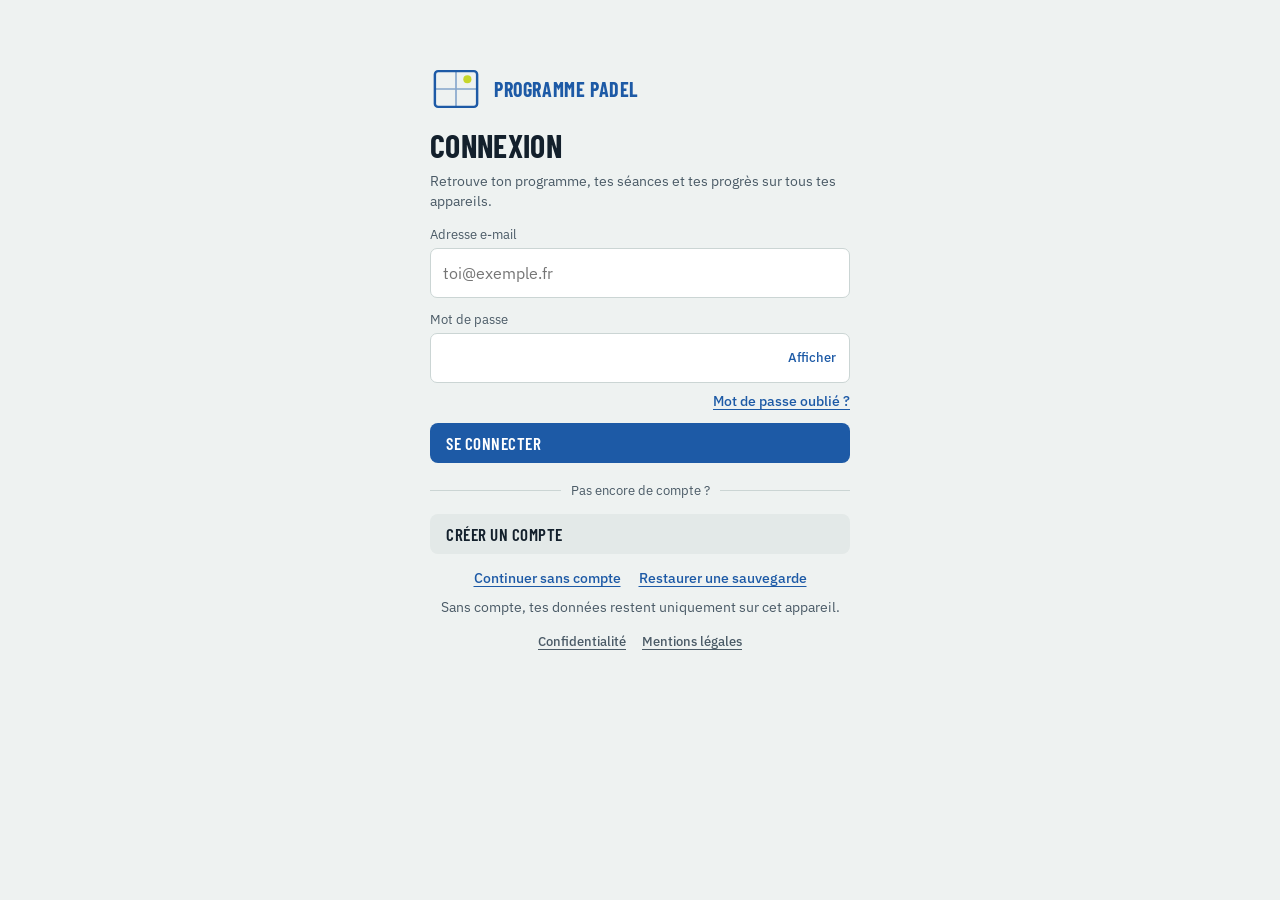
<file: index.html>
<!doctype html>
<html lang="fr">
<head>
<meta charset="utf-8">
<meta name="viewport" content="width=device-width,initial-scale=1,viewport-fit=cover">
<title>Padel</title>
<meta name="description" content="Programme physique padel : séances guidées, exercices, mobilité, minuteurs et suivi.">
<meta name="apple-mobile-web-app-capable" content="yes">
<meta name="mobile-web-app-capable" content="yes">
<meta name="apple-mobile-web-app-title" content="Padel">
<meta name="apple-mobile-web-app-status-bar-style" content="default">
<meta name="theme-color" content="#EEF2F1">
<link rel="manifest" href="manifest.webmanifest">
<link rel="apple-touch-icon" href="apple-touch-icon.png">
<link rel="icon" type="image/png" sizes="192x192" href="icon-192.png">
<link rel="preload" href="barlow-condensed-latin-700-normal.woff2" as="font" type="font/woff2" crossorigin>
<link rel="preload" href="ibm-plex-sans-latin-400-normal.woff2" as="font" type="font/woff2" crossorigin>
<link rel="stylesheet" href="base.css">
<link rel="stylesheet" href="app.css">
</head>
<body>
<div id="robar" class="robar" hidden>Lecture seule · données partagées par le joueur</div>
<div id="metrobar" class="metrobar" hidden><span id="metro-dot" class="mdot"></span>Métronome <b></b><button type="button" data-metrostop="1">Arrêter</button></div>
<div id="updbar" class="updbar" hidden>Nouvelle version disponible <button type="button" data-update="1">Mettre à jour</button></div>
<header class="appbar"><div class="appbar-in"><h1 id="apptitle">Padel</h1><span id="appsub" class="appsub"></span></div></header>
<main id="main" class="wrap"></main>
<nav id="tabbar" class="tabbar" aria-label="Navigation"></nav>
<div id="runner" class="runner" hidden role="dialog" aria-label="Séance guidée"></div>
<script src="config.js"></script>
<script src="util.js"></script>
<script src="figs.js"></script>
<script src="exercises.js"></script>
<script src="program.js"></script>
<script src="charts.js"></script>
<script src="store.js"></script>
<script src="timer.js"></script>
<script src="views.js"></script>
<script src="views2.js"></script>
<script src="extra.js"></script>
<script src="coach.js"></script>
<script src="cycles.js"></script>
<script src="onboard.js"></script>
<script src="public.js"></script>
<script src="links.js"></script>
<script src="layout.js"></script>
<script src="app.js"></script>
</body>
</html>
</file>
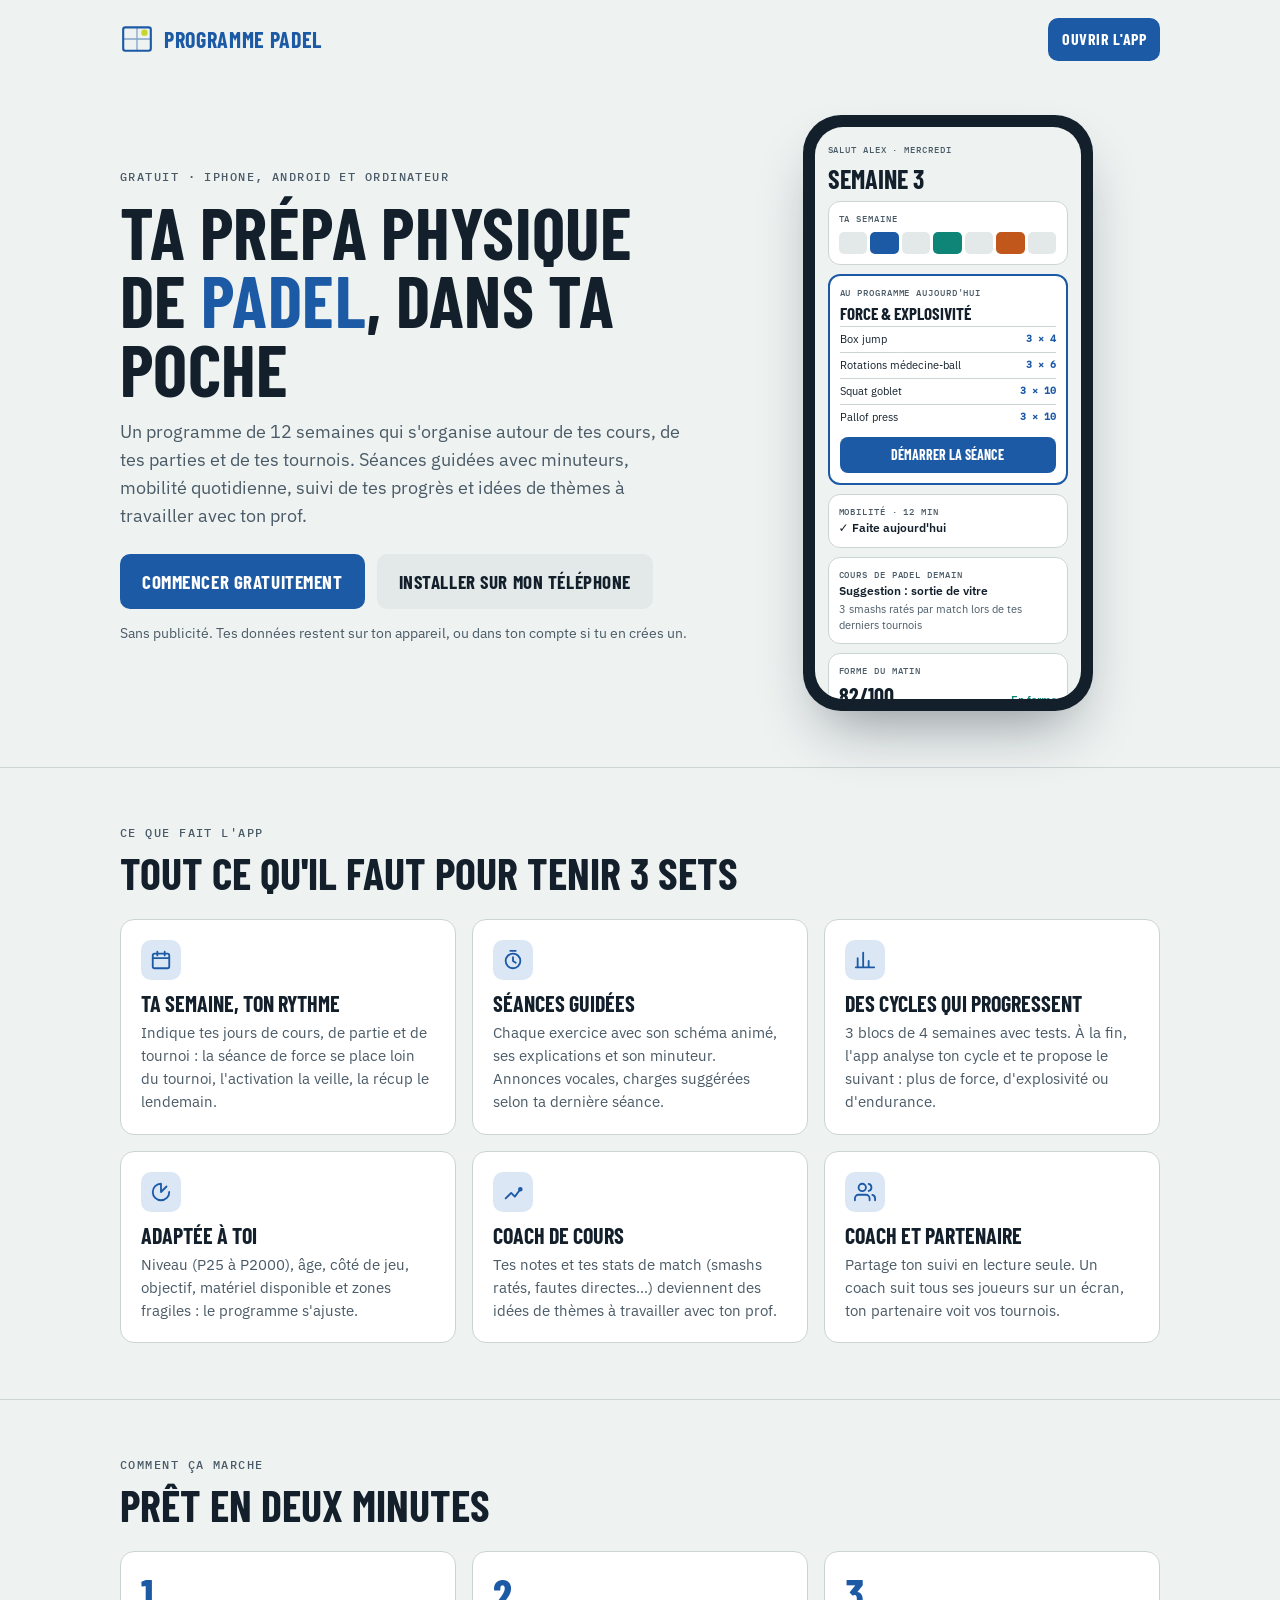
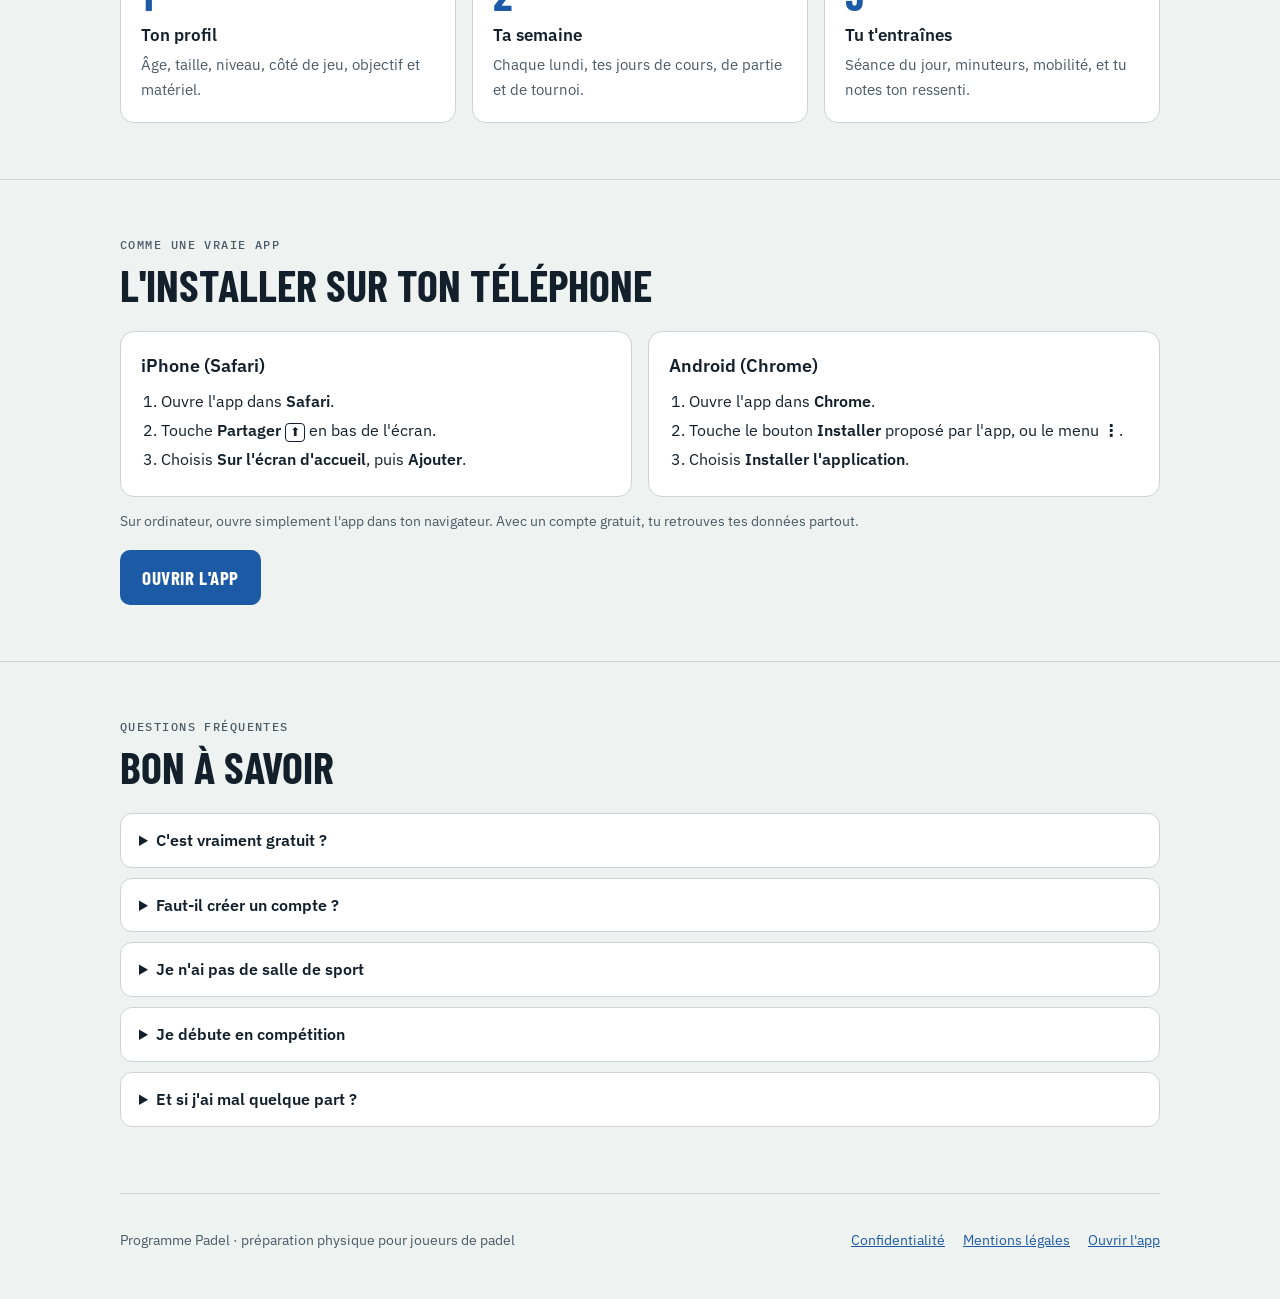
<file: presentation.html>
<!doctype html>
<html lang="fr">
<head>
<meta charset="utf-8">
<meta name="viewport" content="width=device-width,initial-scale=1,viewport-fit=cover">
<title>Programme Padel · préparation physique</title>
<meta name="description" content="Application gratuite de préparation physique pour le padel : programme sur 12 semaines adapté à tes tournois, séances guidées, mobilité, suivi et coach de cours.">
<meta property="og:title" content="Programme Padel · ta préparation physique de padel">
<meta property="og:description" content="Programme de 12 semaines adapté à tes jours de cours, de partie et de tournoi. Gratuit, sur iPhone, Android et ordinateur.">
<meta property="og:image" content="icon-512.png">
<meta name="theme-color" content="#1D5AA6">
<link rel="icon" type="image/png" sizes="192x192" href="icon-192.png">
<link rel="apple-touch-icon" href="apple-touch-icon.png">
<style>
@font-face{font-family:"Barlow Condensed";font-weight:700;font-display:swap;src:url(barlow-condensed-latin-700-normal.woff2) format("woff2")}
@font-face{font-family:"IBM Plex Sans";font-weight:400;font-display:swap;src:url(ibm-plex-sans-latin-400-normal.woff2) format("woff2")}
@font-face{font-family:"IBM Plex Sans";font-weight:600;font-display:swap;src:url(ibm-plex-sans-latin-600-normal.woff2) format("woff2")}
@font-face{font-family:"IBM Plex Mono";font-weight:500;font-display:swap;src:url(ibm-plex-mono-latin-500-normal.woff2) format("woff2")}
:root{--bg:#EEF2F1;--surface:#fff;--surface-2:#E3E9E8;--ink:#13202C;--ink-2:#4A5A66;--line:#CBD5D4;--court:#1D5AA6;--court-soft:#DCE7F5;--ball:#C6D62B;--b2:#0E8577;--b3:#C2571B;
 --display:"Barlow Condensed","Arial Narrow",sans-serif;--body:"IBM Plex Sans",system-ui,-apple-system,"Segoe UI",sans-serif;--mono:"IBM Plex Mono",ui-monospace,Menlo,monospace}
@media (prefers-color-scheme:dark){:root{--bg:#0D151D;--surface:#15212C;--surface-2:#1C2A37;--ink:#E6EDF2;--ink-2:#9AAAB6;--line:#2A3B4A;--court:#6FA3E8;--court-soft:#1B3350;--ball:#D3E24A;--b2:#3FC2B0;--b3:#F0925A}}
*{box-sizing:border-box}
html{-webkit-text-size-adjust:100%}
body{margin:0;background:var(--bg);color:var(--ink);font-family:var(--body);font-size:16px;line-height:1.55}
a{color:var(--court)}
.wrap{max-width:1080px;margin:0 auto;padding:0 20px}
header.top{display:flex;align-items:center;justify-content:space-between;padding:18px 0}
.brand{display:flex;align-items:center;gap:10px;font-family:var(--display);font-weight:700;font-size:22px;text-transform:uppercase;letter-spacing:.03em;color:var(--court);text-decoration:none}
.brand svg{width:34px;height:34px}
.btn{display:inline-flex;align-items:center;justify-content:center;gap:8px;border-radius:10px;padding:13px 22px;font-family:var(--display);font-weight:700;font-size:19px;text-transform:uppercase;letter-spacing:.03em;text-decoration:none;background:var(--court);color:#fff;border:0}
@media (prefers-color-scheme:dark){.btn{color:#0D151D}}
.btn.ghost{background:var(--surface-2);color:var(--ink)}
.btn.small{padding:9px 14px;font-size:16px}
.hero{display:grid;grid-template-columns:1.15fr .85fr;gap:40px;align-items:center;padding:36px 0 56px}
.eyebrow{font-family:var(--mono);font-size:12px;letter-spacing:.12em;text-transform:uppercase;color:var(--ink-2)}
h1{font-family:var(--display);font-weight:700;text-transform:uppercase;font-size:clamp(42px,7vw,72px);line-height:.95;margin:10px 0 16px;letter-spacing:.005em}
h1 em{font-style:normal;color:var(--court)}
.lead{font-size:18px;color:var(--ink-2);max-width:34em;margin:0 0 24px}
.ctas{display:flex;gap:12px;flex-wrap:wrap}
.note{font-size:13.5px;color:var(--ink-2);margin-top:14px}
.phone{justify-self:center;width:min(290px,80vw);aspect-ratio:9/18.5;border-radius:38px;background:var(--ink);padding:12px;box-shadow:0 30px 60px -20px rgba(19,32,44,.45)}
.screen{width:100%;height:100%;border-radius:28px;background:var(--bg);overflow:hidden;display:flex;flex-direction:column;gap:9px;padding:16px 13px}
.s-h{font-family:var(--display);font-weight:700;font-size:26px;text-transform:uppercase;line-height:1}
.s-eb{font-family:var(--mono);font-size:9px;letter-spacing:.1em;color:var(--ink-2);text-transform:uppercase}
.s-card{background:var(--surface);border:1px solid var(--line);border-radius:12px;padding:10px}
.s-card.main{border:2px solid var(--court)}
.s-t{font-family:var(--display);font-weight:700;font-size:17px;text-transform:uppercase}
.s-row{display:flex;justify-content:space-between;font-size:11px;padding:4px 0;border-top:1px solid var(--line)}
.s-row b{font-family:var(--mono);font-size:10px;color:var(--court)}
.s-btn{margin-top:7px;background:var(--court);color:#fff;border-radius:8px;text-align:center;font-family:var(--display);font-weight:700;font-size:14px;padding:7px;text-transform:uppercase}
@media (prefers-color-scheme:dark){.s-btn{color:#0D151D}}
.s-week{display:grid;grid-template-columns:repeat(7,1fr);gap:3px}
.s-week i{height:22px;border-radius:5px;background:var(--surface-2)}
.s-week i.c{background:var(--court)}.s-week i.p{background:var(--b2)}.s-week i.t{background:var(--b3)}
section.band{padding:56px 0;border-top:1px solid var(--line)}
h2{font-family:var(--display);font-weight:700;text-transform:uppercase;font-size:clamp(30px,4.5vw,44px);line-height:1;margin:8px 0 24px}
.grid{display:grid;grid-template-columns:repeat(3,1fr);gap:16px}
.f{background:var(--surface);border:1px solid var(--line);border-radius:14px;padding:20px}
.f h3{font-family:var(--display);font-weight:700;font-size:22px;text-transform:uppercase;margin:12px 0 6px;line-height:1.05}
.f p{margin:0;color:var(--ink-2);font-size:15px}
.ic{width:40px;height:40px;border-radius:10px;background:var(--court-soft);color:var(--court);display:grid;place-items:center}
.ic svg{width:22px;height:22px;fill:none;stroke:currentColor;stroke-width:2;stroke-linecap:round;stroke-linejoin:round}
.steps{counter-reset:s;display:grid;grid-template-columns:repeat(3,1fr);gap:16px;list-style:none;margin:0;padding:0}
.steps li{counter-increment:s;padding:20px;background:var(--surface);border-radius:14px;border:1px solid var(--line)}
.steps li::before{content:counter(s);font-family:var(--display);font-weight:700;font-size:44px;line-height:1;color:var(--court);display:block;margin-bottom:6px}
.steps b{display:block;font-size:17px;margin-bottom:4px}
.steps span{color:var(--ink-2);font-size:15px}
.two{display:grid;grid-template-columns:1fr 1fr;gap:16px}
.inst{background:var(--surface);border:1px solid var(--line);border-radius:14px;padding:20px}
.inst h3{margin:0 0 10px;font-size:18px}
.inst ol{margin:0;padding-left:20px}
.inst li{margin:4px 0}
.k{display:inline-block;border:1.5px solid currentColor;border-radius:4px;padding:0 4px;font-size:12px;line-height:1.4}
details{background:var(--surface);border:1px solid var(--line);border-radius:12px;padding:14px 18px;margin-bottom:10px}
summary{cursor:pointer;font-weight:600}
details p{margin:10px 0 0;color:var(--ink-2)}
footer{padding:36px 0 48px;border-top:1px solid var(--line);color:var(--ink-2);font-size:14px;display:flex;justify-content:space-between;flex-wrap:wrap;gap:12px}
footer nav{display:flex;gap:18px;flex-wrap:wrap}
@media (max-width:860px){.hero{grid-template-columns:1fr;padding-top:12px}.phone{order:2}.grid,.steps{grid-template-columns:1fr 1fr}}
@media (max-width:560px){.grid,.steps,.two{grid-template-columns:1fr}.wrap{padding:0 16px}.btn{width:100%}.ctas{flex-direction:column}header.top .btn{width:auto}}
</style>
</head>
<body>
<div class="wrap">
 <header class="top">
  <a class="brand" href="./"><svg viewBox="0 0 64 64" aria-hidden="true"><rect x="6" y="10" width="52" height="44" rx="4" fill="none" stroke="currentColor" stroke-width="4"/><path d="M6 32h52M32 10v44" stroke="currentColor" stroke-width="2.5" opacity=".5"/><circle cx="46" cy="20" r="6" fill="#C6D62B"/></svg>Programme Padel</a>
  <a class="btn small" href="./">Ouvrir l'app</a>
 </header>

 <div class="hero">
  <div>
   <div class="eyebrow">Gratuit · iPhone, Android et ordinateur</div>
   <h1>Ta prépa physique de <em>padel</em>, dans ta poche</h1>
   <p class="lead">Un programme de 12 semaines qui s'organise autour de tes cours, de tes parties et de tes tournois. Séances guidées avec minuteurs, mobilité quotidienne, suivi de tes progrès et idées de thèmes à travailler avec ton prof.</p>
   <div class="ctas"><a class="btn" href="./">Commencer gratuitement</a><a class="btn ghost" href="#installer">Installer sur mon téléphone</a></div>
   <p class="note">Sans publicité. Tes données restent sur ton appareil, ou dans ton compte si tu en crées un.</p>
  </div>
  <div class="phone" aria-hidden="true"><div class="screen">
   <div class="s-eb">Salut Alex · mercredi</div><div class="s-h">Semaine 3</div>
   <div class="s-card"><div class="s-eb">Ta semaine</div><div class="s-week" style="margin-top:6px"><i></i><i class="c"></i><i></i><i class="p"></i><i></i><i class="t"></i><i></i></div></div>
   <div class="s-card main"><div class="s-eb">Au programme aujourd'hui</div><div class="s-t">Force &amp; explosivité</div>
    <div class="s-row"><span>Box jump</span><b>3 × 4</b></div><div class="s-row"><span>Rotations médecine-ball</span><b>3 × 6</b></div><div class="s-row"><span>Squat goblet</span><b>3 × 10</b></div><div class="s-row"><span>Pallof press</span><b>3 × 10</b></div>
    <div class="s-btn">Démarrer la séance</div></div>
   <div class="s-card"><div class="s-eb">Mobilité · 12 min</div><div style="font-size:12px;font-weight:600">✓ Faite aujourd'hui</div></div>
   <div class="s-card"><div class="s-eb">Cours de padel demain</div><div style="font-size:12px;font-weight:600">Suggestion : sortie de vitre</div><div style="font-size:10.5px;color:var(--ink-2)">3 smashs ratés par match lors de tes derniers tournois</div></div>
   <div class="s-card"><div class="s-eb">Forme du matin</div><div style="display:flex;justify-content:space-between;align-items:baseline"><span class="s-t" style="font-size:22px">82/100</span><span style="font-size:11px;color:var(--b2);font-weight:600">En forme</span></div></div>
  </div></div>
 </div>
</div>

<section class="band"><div class="wrap">
 <div class="eyebrow">Ce que fait l'app</div><h2>Tout ce qu'il faut pour tenir 3 sets</h2>
 <div class="grid">
  <div class="f"><div class="ic"><svg viewBox="0 0 24 24"><rect x="3" y="5" width="18" height="16" rx="2"/><path d="M3 10h18M8 3v4M16 3v4"/></svg></div><h3>Ta semaine, ton rythme</h3><p>Indique tes jours de cours, de partie et de tournoi : la séance de force se place loin du tournoi, l'activation la veille, la récup le lendemain.</p></div>
  <div class="f"><div class="ic"><svg viewBox="0 0 24 24"><circle cx="12" cy="13" r="8"/><path d="M12 9v4l3 2M9 2h6"/></svg></div><h3>Séances guidées</h3><p>Chaque exercice avec son schéma animé, ses explications et son minuteur. Annonces vocales, charges suggérées selon ta dernière séance.</p></div>
  <div class="f"><div class="ic"><svg viewBox="0 0 24 24"><path d="M4 20V10M10 20V4M16 20v-7M22 20H2"/></svg></div><h3>Des cycles qui progressent</h3><p>3 blocs de 4 semaines avec tests. À la fin, l'app analyse ton cycle et te propose le suivant : plus de force, d'explosivité ou d'endurance.</p></div>
  <div class="f"><div class="ic"><svg viewBox="0 0 24 24"><path d="M12 3a9 9 0 1 0 9 9M12 3v9l6-6"/></svg></div><h3>Adaptée à toi</h3><p>Niveau (P25 à P2000), âge, côté de jeu, objectif, matériel disponible et zones fragiles : le programme s'ajuste.</p></div>
  <div class="f"><div class="ic"><svg viewBox="0 0 24 24"><path d="M4 19l6-6 4 4 6-8"/><circle cx="20" cy="9" r="1.5"/></svg></div><h3>Coach de cours</h3><p>Tes notes et tes stats de match (smashs ratés, fautes directes…) deviennent des idées de thèmes à travailler avec ton prof.</p></div>
  <div class="f"><div class="ic"><svg viewBox="0 0 24 24"><path d="M17 21v-2a4 4 0 0 0-4-4H5a4 4 0 0 0-4 4v2"/><circle cx="9" cy="7" r="4"/><path d="M23 21v-2a4 4 0 0 0-3-3.87M16 3.13a4 4 0 0 1 0 7.75"/></svg></div><h3>Coach et partenaire</h3><p>Partage ton suivi en lecture seule. Un coach suit tous ses joueurs sur un écran, ton partenaire voit vos tournois.</p></div>
 </div>
</div></section>

<section class="band"><div class="wrap">
 <div class="eyebrow">Comment ça marche</div><h2>Prêt en deux minutes</h2>
 <ol class="steps">
  <li><b>Ton profil</b><span>Âge, taille, niveau, côté de jeu, objectif et matériel.</span></li>
  <li><b>Ta semaine</b><span>Chaque lundi, tes jours de cours, de partie et de tournoi.</span></li>
  <li><b>Tu t'entraînes</b><span>Séance du jour, minuteurs, mobilité, et tu notes ton ressenti.</span></li>
 </ol>
</div></section>

<section class="band" id="installer"><div class="wrap">
 <div class="eyebrow">Comme une vraie app</div><h2>L'installer sur ton téléphone</h2>
 <div class="two">
  <div class="inst"><h3>iPhone (Safari)</h3><ol><li>Ouvre l'app dans <b>Safari</b>.</li><li>Touche <b>Partager</b> <span class="k">⬆︎</span> en bas de l'écran.</li><li>Choisis <b>Sur l'écran d'accueil</b>, puis <b>Ajouter</b>.</li></ol></div>
  <div class="inst"><h3>Android (Chrome)</h3><ol><li>Ouvre l'app dans <b>Chrome</b>.</li><li>Touche le bouton <b>Installer</b> proposé par l'app, ou le menu <b>⋮</b>.</li><li>Choisis <b>Installer l'application</b>.</li></ol></div>
 </div>
 <p class="note">Sur ordinateur, ouvre simplement l'app dans ton navigateur. Avec un compte gratuit, tu retrouves tes données partout.</p>
 <div class="ctas" style="margin-top:18px"><a class="btn" href="./">Ouvrir l'app</a></div>
</div></section>

<section class="band"><div class="wrap">
 <div class="eyebrow">Questions fréquentes</div><h2>Bon à savoir</h2>
 <details><summary>C'est vraiment gratuit ?</summary><p>Oui, sans publicité et sans abonnement.</p></details>
 <details><summary>Faut-il créer un compte ?</summary><p>Non. Sans compte, tout reste sur ton appareil. Le compte (e-mail et mot de passe) sert à sauvegarder tes données et à les retrouver sur ton ordinateur ou un nouveau téléphone.</p></details>
 <details><summary>Je n'ai pas de salle de sport</summary><p>Choisis « maison » ou « poids du corps » : chaque exercice est remplacé par une version sans machine.</p></details>
 <details><summary>Je débute en compétition</summary><p>Le programme s'adapte à ton niveau : moins de volume, sauts plus doux et une progression pensée pour apprendre les mouvements.</p></details>
 <details><summary>Et si j'ai mal quelque part ?</summary><p>Note la douleur dans l'app : elle ajoute un renforcement ciblé. Ce programme ne remplace pas l'avis d'un médecin ou d'un kinésithérapeute : consulte en cas de douleur persistante.</p></details>
</div></section>

<div class="wrap"><footer><span>Programme Padel · préparation physique pour joueurs de padel</span><nav><a href="./#confidentialite">Confidentialité</a><a href="./#mentions">Mentions légales</a><a href="./">Ouvrir l'app</a></nav></footer></div>
</body>
</html>
</file>
<file: base.css>
:root{
  --bg:#EEF2F1; --surface:#FFFFFF; --surface-2:#E3E9E8; --ink:#13202C; --ink-2:#4A5A66; --line:#CBD5D4;
  --court:#1D5AA6; --court-soft:#DCE7F5; --ball:#C6D62B; --ball-ink:#3E4508;
  --b1:#1D5AA6; --b2:#0E8577; --b3:#C2571B;
  --ok:#1F8A4C; --ok-soft:#DCF1E4; --warn:#B7791F; --bad:#B83A3A;
  --display:"Barlow Condensed","Arial Narrow",sans-serif;
  --body:"IBM Plex Sans",system-ui,-apple-system,"Segoe UI",sans-serif;
  --mono:"IBM Plex Mono",ui-monospace,Menlo,monospace;
}
@media (prefers-color-scheme: dark){
  :root:not([data-theme="light"]){
    color-scheme:dark;
    --bg:#0D151D; --surface:#15212C; --surface-2:#1C2A37; --ink:#E6EDF2; --ink-2:#9AAAB6; --line:#2A3B4A;
    --court:#6FA3E8; --court-soft:#1B3350; --ball:#D3E24A; --ball-ink:#1A1D02;
    --b1:#6FA3E8; --b2:#3FC2B0; --b3:#F0925A;
    --ok:#4CC27E; --ok-soft:#173A28; --warn:#E3B04F; --bad:#EE7A7A;
  }
}
:root[data-theme="dark"]{
  color-scheme:dark;
  --bg:#0D151D; --surface:#15212C; --surface-2:#1C2A37; --ink:#E6EDF2; --ink-2:#9AAAB6; --line:#2A3B4A;
  --court:#6FA3E8; --court-soft:#1B3350; --ball:#D3E24A; --ball-ink:#1A1D02;
  --b1:#6FA3E8; --b2:#3FC2B0; --b3:#F0925A;
  --ok:#4CC27E; --ok-soft:#173A28; --warn:#E3B04F; --bad:#EE7A7A;
}
*{box-sizing:border-box}
html{-webkit-text-size-adjust:100%;padding:env(safe-area-inset-top,0px) env(safe-area-inset-right,0px) env(safe-area-inset-bottom,0px) env(safe-area-inset-left,0px);background:var(--bg)}
body{margin:0;background:var(--bg);color:var(--ink);font-family:var(--body);font-size:15px;line-height:1.5;padding:0 16px;-webkit-tap-highlight-color:transparent;overscroll-behavior-y:none}
img{max-width:100%}[hidden]{display:none!important}
button,input,select,textarea{touch-action:manipulation}
.wrap{max-width:1040px;margin:0 auto;padding-block:20px 60px;display:flex;flex-direction:column;gap:18px}
h1,h2,h3{font-family:var(--display);font-weight:700;letter-spacing:.01em;line-height:1.05;margin:0;text-wrap:balance}
h1{font-size:clamp(34px,6vw,52px);text-transform:uppercase}
h2{font-size:26px;text-transform:uppercase}
h3{font-size:20px}
p{margin:0}
.eyebrow{font-family:var(--mono);font-size:11.5px;letter-spacing:.12em;text-transform:uppercase;color:var(--ink-2)}
.muted{color:var(--ink-2)}
.num{font-variant-numeric:tabular-nums}
header.top{display:flex;flex-direction:column;gap:10px}
.hero-row{display:flex;flex-wrap:wrap;gap:12px 24px;align-items:flex-end;justify-content:space-between}
.stat-row{display:flex;gap:22px;flex-wrap:wrap}
.stat .v{font-family:var(--display);font-size:30px;font-weight:700;line-height:1}
.stat .k{font-size:12px;color:var(--ink-2)}
/* week strip = court */
.strip{display:grid;grid-template-columns:repeat(12,1fr);gap:4px;background:var(--surface);border:1px solid var(--line);border-radius:10px;padding:8px}
.wk{appearance:none;border:0;border-radius:6px;padding:8px 0 6px;background:var(--surface-2);color:var(--ink);cursor:pointer;font-family:var(--display);font-size:17px;font-weight:600;display:flex;flex-direction:column;align-items:center;gap:3px;position:relative}
.wk .bar{width:70%;height:4px;border-radius:2px}
.wk .dl{font-family:var(--mono);font-size:9px;color:var(--ink-2);letter-spacing:.05em}
.wk.sel{outline:2px solid var(--ink);outline-offset:-2px}
.wk.now::after{content:"";position:absolute;top:4px;right:5px;width:7px;height:7px;border-radius:50%;background:var(--ball);box-shadow:0 0 0 1.5px var(--ball-ink)}
.wk:focus-visible,button:focus-visible,input:focus-visible,select:focus-visible,textarea:focus-visible{outline:2px solid var(--court);outline-offset:2px}
.legend{display:flex;gap:16px;flex-wrap:wrap;font-size:12.5px;color:var(--ink-2)}
.legend i{display:inline-block;width:10px;height:10px;border-radius:2px;margin-right:6px;vertical-align:-1px}
nav.tabs{display:flex;gap:4px;overflow-x:auto;border-bottom:1px solid var(--line);scrollbar-width:none;position:sticky;top:0;z-index:20;background:var(--bg);margin-inline:-16px;padding-inline:16px}
nav.tabs::-webkit-scrollbar{display:none}
nav.tabs button{appearance:none;background:none;border:0;border-bottom:3px solid transparent;padding:10px 14px;font-family:var(--display);font-size:18px;font-weight:600;text-transform:uppercase;letter-spacing:.03em;color:var(--ink-2);cursor:pointer;white-space:nowrap}
nav.tabs button[aria-selected="true"]{color:var(--ink);border-color:var(--court)}
.panel{display:flex;flex-direction:column;gap:18px}
.card{background:var(--surface);border:1px solid var(--line);border-radius:12px;padding:18px}
.grid2{display:grid;grid-template-columns:repeat(auto-fit,minmax(300px,1fr));gap:16px}
.grid3{display:grid;grid-template-columns:repeat(auto-fit,minmax(240px,1fr));gap:16px}
/* week days */
.days{display:grid;grid-template-columns:repeat(7,minmax(0,1fr));gap:6px}
.day{appearance:none;text-align:left;border:1px solid var(--line);background:var(--surface);color:var(--ink);border-radius:10px;padding:10px 9px;cursor:pointer;display:flex;flex-direction:column;gap:6px;min-height:104px;font:inherit}
.day .d{font-family:var(--mono);font-size:11px;text-transform:uppercase;letter-spacing:.08em;color:var(--ink-2);display:flex;justify-content:space-between}
.day .t{font-family:var(--display);font-size:16px;font-weight:600;line-height:1.1}
.day .chip{margin-top:auto;align-self:flex-start;font-size:11px;padding:2px 7px;border-radius:99px;background:var(--surface-2);color:var(--ink-2)}
.day.sel{border-color:var(--ink);box-shadow:inset 0 0 0 1px var(--ink)}
.day.today .d span:first-child{color:var(--court);font-weight:600}
.day.done{background:var(--ok-soft);border-color:var(--ok)}
.day.done .chip{background:var(--ok);color:var(--surface)}
.tag{display:inline-block;font-family:var(--mono);font-size:11px;letter-spacing:.06em;text-transform:uppercase;padding:2px 8px;border-radius:99px;border:1px solid currentColor}
@media (max-width:720px){
  .days{grid-template-columns:repeat(4,minmax(0,1fr))}
  .strip{grid-template-columns:repeat(6,1fr)}
}
@media (max-width:420px){.days{grid-template-columns:repeat(2,minmax(0,1fr))}}
/* session */
.sess-head{display:flex;flex-wrap:wrap;gap:8px 16px;justify-content:space-between;align-items:flex-start}
.meta{display:flex;gap:14px;flex-wrap:wrap;font-size:13px;color:var(--ink-2)}
.cue{background:var(--court-soft);border-radius:8px;padding:10px 12px;font-size:14px}
ol.ex{list-style:none;margin:0;padding:0;display:flex;flex-direction:column}
ol.ex li{display:grid;grid-template-columns:28px 1fr minmax(150px,210px);gap:4px 12px;padding:12px 0;border-top:1px solid var(--line);align-items:start}
ol.ex li:first-child{border-top:0}
.ex .n{font-family:var(--display);font-size:20px;font-weight:700;color:var(--ink-2);line-height:1.2}
.ex .nm{font-weight:600}
.ex .rx{font-family:var(--mono);font-size:13px;color:var(--court);font-weight:500}
.tm-slot{grid-column:1/-1}
.tm{margin-top:8px;border-radius:12px;padding:14px 16px;display:flex;flex-direction:column;gap:8px;background:var(--surface-2);border:1px solid var(--line)}
.tm-work{background:var(--tm-work);border-color:var(--arrow)}
.tm-rest{background:var(--court-soft);border-color:var(--court)}
.tm-done{background:var(--ok-soft);border-color:var(--ok)}
.tm-top{display:flex;justify-content:space-between;gap:10px}
.tm-step{font-family:var(--mono);font-size:12px;color:var(--ink-2)}
.tm-main{display:flex;justify-content:space-between;align-items:baseline;gap:6px 16px;flex-wrap:wrap}
.tm-phase{font-family:var(--display);font-size:26px;font-weight:700;text-transform:uppercase;line-height:1.05}
.tm-time{font-family:var(--display);font-size:clamp(52px,12vw,76px);font-weight:700;line-height:.95}
.tm-sub{font-size:14px}
.tm-bar{height:6px;background:var(--line);border-radius:3px;overflow:hidden}
.tm-bar span{display:block;height:100%;background:var(--arrow);transition:width .1s linear}
.tm-rest .tm-bar span{background:var(--court)}
.tm-ctl{display:flex;gap:8px;flex-wrap:wrap}
.howto+.howto{margin-left:6px}

.ex .nt{font-size:13px;color:var(--ink-2)}
@media (max-width:600px){ol.ex li{grid-template-columns:24px 1fr}.ex .inp{grid-column:2}}
input,select,textarea{font:inherit;color:var(--ink);background:var(--surface);border:1px solid var(--line);border-radius:7px;padding:7px 9px;width:100%;min-width:0}
textarea{min-height:60px;resize:vertical}
label{display:flex;flex-direction:column;gap:4px;font-size:12.5px;color:var(--ink-2)}
.form-row{display:grid;grid-template-columns:repeat(auto-fit,minmax(130px,1fr));gap:10px;align-items:end}
.btn{appearance:none;border:0;border-radius:8px;padding:10px 16px;font-family:var(--display);font-size:17px;font-weight:600;letter-spacing:.03em;text-transform:uppercase;cursor:pointer;background:var(--court);color:#fff}
:root[data-theme="dark"] .btn{color:#0D151D}
@media (prefers-color-scheme: dark){:root:not([data-theme="light"]) .btn{color:#0D151D}}
.btn.ghost{background:var(--surface-2);color:var(--ink)}
.btn.small{font-size:14px;padding:6px 10px}
.check{flex-direction:row;align-items:center;gap:8px;font-size:14px;color:var(--ink)}
.check input{width:18px;height:18px}
.toast{font-size:13px;color:var(--ok);min-height:1.2em}
/* tables */
.tbl-wrap{overflow-x:auto}
table{border-collapse:collapse;width:100%;font-size:14px}
th,td{text-align:left;padding:8px 10px;border-bottom:1px solid var(--line);white-space:nowrap}
th{font-family:var(--mono);font-size:11px;letter-spacing:.08em;text-transform:uppercase;color:var(--ink-2);font-weight:500}
td.num,th.num{text-align:right;font-variant-numeric:tabular-nums}
.del{appearance:none;background:none;border:0;color:var(--ink-2);cursor:pointer;font-size:13px;text-decoration:underline}
/* charts */
.chart svg{width:100%;height:auto;display:block}
.chart .axis{fill:var(--ink-2);font-family:var(--mono);font-size:11px}
.chart .grid{stroke:var(--line);stroke-width:1}
.empty{padding:28px 10px;text-align:center;color:var(--ink-2);font-size:14px;border:1px dashed var(--line);border-radius:8px}
.kpis{display:grid;grid-template-columns:repeat(auto-fit,minmax(140px,1fr));gap:12px}
.kpi{background:var(--surface-2);border-radius:10px;padding:12px}
.kpi .v{font-family:var(--display);font-size:28px;font-weight:700;line-height:1}
.kpi .k{font-size:12px;color:var(--ink-2);margin-top:4px}
.delta-good{color:var(--ok)} .delta-bad{color:var(--bad)}
/* blocks */
.block{border-top:5px solid var(--bc);display:flex;flex-direction:column;gap:10px}
.block .wks{font-family:var(--mono);font-size:12px;color:var(--bc)}
ul.clean{margin:0;padding-left:18px;display:flex;flex-direction:column;gap:5px}
.guide h3{margin-bottom:8px}
.steps{counter-reset:s;list-style:none;margin:0;padding:0;display:flex;flex-direction:column;gap:8px}
.steps li{counter-increment:s;display:grid;grid-template-columns:30px 1fr;gap:8px}
.steps li::before{content:counter(s);font-family:var(--display);font-weight:700;font-size:18px;color:var(--court)}
.sync{font-family:var(--mono);font-size:11px;color:var(--ink-2)}
.tmpl td:first-child{font-family:var(--mono);text-transform:uppercase;font-size:12px;color:var(--ink-2)}
@media (max-width:600px){
  .wrap{padding-block:10px 40px;gap:14px}
  header.top{gap:8px}
  header.top>.eyebrow{display:none}
  h1{font-size:30px}
  .stat-row{display:grid;grid-template-columns:repeat(4,minmax(0,1fr));gap:8px;width:100%}
  .stat .v{font-size:22px}.stat .v .muted{font-size:13px!important}.stat .k{font-size:11px;line-height:1.25}
  .legend>span:not(.sync){display:none}
  .strip{padding:6px;gap:3px}.wk{font-size:15px;padding:6px 0 4px}
  nav.tabs button{font-size:16px;padding:10px 10px}
  .card{padding:14px}
}
@media (prefers-reduced-motion: reduce){*{transition:none!important;animation:none!important}}

:root{--tm-work:#FBE6D8;--fig:#1B2733;--fig-2:#A7B3BC;--equip:#1D5AA6;--equip-soft:#DCE7F5;--band:#0E8577;--arrow:#D2601F;--ground:#AEB9B8;--court-floor:#DCE8F4;--court-line:#FFFFFF;--glass:#86AACB;--rest:#CBD5D4}
@media (prefers-color-scheme: dark){:root:not([data-theme="light"]){--tm-work:#3A2618;--fig:#E6EDF2;--fig-2:#5B6D7E;--equip:#6FA3E8;--equip-soft:#1B3350;--band:#3FC2B0;--arrow:#F0925A;--ground:#3A4C5C;--court-floor:#16304B;--court-line:#6E8FB3;--glass:#6FA3E8;--rest:#2A3B4A}}
:root[data-theme="dark"]{--tm-work:#3A2618;--fig:#E6EDF2;--fig-2:#5B6D7E;--equip:#6FA3E8;--equip-soft:#1B3350;--band:#3FC2B0;--arrow:#F0925A;--ground:#3A4C5C;--court-floor:#16304B;--court-line:#6E8FB3;--glass:#6FA3E8;--rest:#2A3B4A}
.figs{display:grid;grid-template-columns:repeat(var(--n),minmax(0,1fr));gap:10px;max-width:calc(var(--n) * 240px)}
.figs.wide{max-width:440px}
.figs figure{margin:0;background:var(--surface-2);border-radius:10px;padding:6px 6px 8px;display:flex;flex-direction:column;gap:4px}
.figs svg{width:100%;height:auto;display:block}
.figs figcaption{font-size:12.5px;color:var(--ink-2);text-align:center;line-height:1.3}
.ftxt{font-family:var(--mono);font-size:9.5px;fill:var(--ink-2);letter-spacing:.04em}
.fnum{font-family:var(--mono);font-size:9px;font-weight:600;fill:var(--arrow)}
.exd{display:flex;flex-direction:column;gap:14px;padding-block:12px 4px}
.exd h4{font-family:var(--mono);font-size:11px;letter-spacing:.1em;text-transform:uppercase;color:var(--ink-2);margin:0 0 6px;font-weight:500}
.exd-cols{display:grid;grid-template-columns:minmax(0,1.3fr) minmax(0,1fr);gap:18px}
@media (max-width:640px){.exd-cols{grid-template-columns:1fr}}
.exd-side{display:flex;flex-direction:column;gap:12px}
.exd .steps{font-size:14.5px}
ul.ok-list,ul.no-list{margin:0;padding:0;list-style:none;display:flex;flex-direction:column;gap:4px;font-size:14px}
.ok-list li::before{content:"✓ ";color:var(--ok);font-weight:700}
.no-list li::before{content:"✗ ";color:var(--bad);font-weight:700}
.vars{display:flex;flex-direction:column;gap:6px;font-size:14px}
.chips{display:flex;gap:6px;flex-wrap:wrap}
.chips span{font-size:12px;background:var(--surface-2);padding:2px 9px;border-radius:99px;color:var(--ink-2)}
.why{font-size:14.5px;max-width:70ch}
.howto{appearance:none;background:none;border:1px solid var(--line);border-radius:99px;padding:3px 11px;margin-top:6px;font:inherit;font-size:12.5px;color:var(--court);cursor:pointer}
.howto[aria-expanded="true"]{background:var(--court-soft)}
.exd-wrap{grid-column:1/-1}
.tsel{display:flex;flex-wrap:wrap;gap:8px 14px;align-items:center;border-top:1px solid var(--line);padding-top:12px}
.mob-row{display:flex;flex-wrap:wrap;gap:10px 16px;align-items:center;justify-content:space-between;border-top:1px solid var(--line);padding-top:12px}
.mob-days{display:flex;gap:6px;flex-wrap:wrap}
.mob-day{appearance:none;border:1.5px solid var(--line);background:var(--surface);color:var(--ink-2);border-radius:99px;padding:5px 11px;font:inherit;font-size:13px;cursor:pointer}
.mob-day.today{border-color:var(--ink);color:var(--ink)}
.mob-day.on{background:var(--ok);border-color:var(--ok);color:var(--surface)}
.lib{display:grid;grid-template-columns:repeat(auto-fill,minmax(min(100%,320px),1fr));gap:14px}
.lib .card{display:flex;flex-direction:column;gap:12px}
details summary{cursor:pointer;color:var(--court);font-size:14px;font-weight:500}
.filters{display:flex;gap:6px;flex-wrap:wrap}
.filters button{appearance:none;border:1px solid var(--line);background:var(--surface);color:var(--ink);border-radius:99px;padding:5px 12px;font:inherit;font-size:13px;cursor:pointer}
.filters button[aria-pressed="true"]{background:var(--ink);border-color:var(--ink);color:var(--bg)}
.move{display:grid;grid-template-columns:40px minmax(0,1fr);gap:8px}
.move-n{font-family:var(--display);font-size:34px;font-weight:700;color:var(--b2);line-height:1}
.rx{font-family:var(--mono);font-size:13px;color:var(--court);font-weight:500}
</file>
<file: app.css>
/* Programme Padel — styles de l'application (s'ajoutent à base.css) */
@font-face{font-family:"Barlow Condensed";font-weight:600;font-display:swap;src:url(barlow-condensed-latin-600-normal.woff2) format("woff2")}
@font-face{font-family:"Barlow Condensed";font-weight:700;font-display:swap;src:url(barlow-condensed-latin-700-normal.woff2) format("woff2")}
@font-face{font-family:"IBM Plex Sans";font-weight:400;font-display:swap;src:url(ibm-plex-sans-latin-400-normal.woff2) format("woff2")}
@font-face{font-family:"IBM Plex Sans";font-weight:500;font-display:swap;src:url(ibm-plex-sans-latin-500-normal.woff2) format("woff2")}
@font-face{font-family:"IBM Plex Sans";font-weight:600 700;font-display:swap;src:url(ibm-plex-sans-latin-600-normal.woff2) format("woff2")}
@font-face{font-family:"IBM Plex Mono";font-weight:400;font-display:swap;src:url(ibm-plex-mono-latin-400-normal.woff2) format("woff2")}
@font-face{font-family:"IBM Plex Mono";font-weight:500 600;font-display:swap;src:url(ibm-plex-mono-latin-500-normal.woff2) format("woff2")}

html{padding:0}
body{padding:0 env(safe-area-inset-right,0px) 0 env(safe-area-inset-left,0px);min-height:100vh}
body.running{overflow:hidden}
.wrap{padding:12px 16px calc(92px + env(safe-area-inset-bottom,0px));gap:14px}
.panel{gap:14px}
.small{font-size:13.5px}
.stack{display:flex;flex-direction:column;gap:12px}
.card{padding:16px}
.card.soft{background:var(--surface-2);border-color:transparent}
h1{font-size:32px}
h2{font-size:24px}
/* Barre du haut */
.appbar{position:sticky;top:0;z-index:30;background:color-mix(in srgb,var(--bg) 88%,transparent);-webkit-backdrop-filter:blur(12px);backdrop-filter:blur(12px);padding-top:env(safe-area-inset-top,0px);border-bottom:1px solid var(--line)}
.appbar-in{max-width:1040px;margin:0 auto;padding:10px 16px 8px;display:flex;align-items:baseline;justify-content:space-between;gap:10px}
.appbar h1{font-size:26px;text-transform:uppercase}
.appsub{font-family:var(--mono);font-size:11px;letter-spacing:.08em;text-transform:uppercase;color:var(--ink-2);text-align:right}
/* Barre d'onglets du bas */
.tabbar{position:fixed;left:0;right:0;bottom:0;z-index:40;display:grid;grid-template-columns:repeat(5,1fr);background:color-mix(in srgb,var(--surface) 92%,transparent);-webkit-backdrop-filter:blur(14px);backdrop-filter:blur(14px);border-top:1px solid var(--line);padding:6px 4px calc(6px + env(safe-area-inset-bottom,0px))}
.tabbar button{appearance:none;border:0;background:none;color:var(--ink-2);display:flex;flex-direction:column;align-items:center;gap:2px;font:inherit;font-size:10.5px;font-weight:500;padding:4px 0;cursor:pointer}
.tabbar svg{width:24px;height:24px;fill:none;stroke:currentColor;stroke-width:1.9;stroke-linecap:round;stroke-linejoin:round}
.tabbar button[aria-current="page"]{color:var(--court)}
.tabbar button[aria-current="page"] svg{stroke-width:2.4}
/* Boutons */
.btn:disabled{opacity:.45;cursor:default}
.btn.big{font-size:20px;padding:14px 22px;width:100%}
.chip-btn{appearance:none;border:1.5px solid var(--line);background:var(--surface);color:var(--ink);border-radius:99px;padding:7px 13px;font:inherit;font-size:13.5px;cursor:pointer;display:inline-flex;align-items:center;gap:4px}
.chip-btn[aria-pressed="true"]{background:var(--ink);border-color:var(--ink);color:var(--bg)}
.chip-btn[aria-expanded="true"]{background:var(--court-soft);border-color:var(--court)}
.linkbtn{appearance:none;border:0;background:none;color:var(--court);font:inherit;font-size:14px;font-weight:500;cursor:pointer;padding:0;text-decoration:underline;text-underline-offset:3px}
.actions{display:flex;gap:8px;flex-wrap:wrap;align-items:center}
.btnrow{display:flex;gap:6px;flex-wrap:wrap;margin-top:4px}
.btnrow .howto{margin-top:0}
.howto+.howto{margin-left:0}
.filebtn{display:inline-flex;flex-direction:row;cursor:pointer;color:var(--ink)}
.rbtn{appearance:none;width:36px;height:36px;border-radius:50%;border:1.5px solid var(--line);background:var(--surface);color:var(--ink);font-size:20px;line-height:1;cursor:pointer}
.back{appearance:none;border:0;background:none;color:var(--court);font:inherit;font-size:16px;font-weight:500;cursor:pointer;padding:0;align-self:flex-start}
.kchip{font-family:var(--mono);font-size:11px;letter-spacing:.06em;text-transform:uppercase;padding:3px 9px;border-radius:99px;background:var(--surface-2);color:var(--ink-2);white-space:nowrap}
.k-A{background:var(--court-soft);color:var(--court)}.k-P{background:color-mix(in srgb,var(--b2) 18%,transparent);color:var(--b2)}.k-M{background:color-mix(in srgb,var(--b3) 18%,transparent);color:var(--b3)}.k-T{background:color-mix(in srgb,var(--warn) 20%,transparent);color:var(--warn)}
.okline{color:var(--ok);font-weight:600;font-size:14px}.okline.big{font-size:16px}
/* Aujourd'hui */
.hello h1{font-size:40px;text-transform:uppercase;line-height:1}
.hello .eyebrow{margin-bottom:4px}
ol.mini{list-style:none;margin:0;padding:0;display:flex;flex-direction:column;border-top:1px solid var(--line)}
ol.mini li{display:flex;justify-content:space-between;gap:10px;padding:7px 0;border-bottom:1px solid var(--line);font-size:14px}
ol.mini .rx{white-space:nowrap}
.today-sess{display:flex;flex-direction:column;gap:10px;border-width:2px;border-color:var(--court)}
.alert{border-radius:10px;padding:11px 13px;font-size:14px;background:var(--court-soft)}
.alert.warn{background:color-mix(in srgb,var(--warn) 18%,var(--surface))}
.alert.bad{background:color-mix(in srgb,var(--bad) 15%,var(--surface))}
.ck{display:flex;flex-direction:column;gap:10px}
.ck-ok{border-color:var(--ok)}.ck-low{border-color:var(--bad)}.ck-mid{border-color:var(--warn)}
.ckrow{display:flex;justify-content:space-between;align-items:center;gap:10px;flex-wrap:wrap}
.ckopts{display:flex;gap:5px}
.ckopts.wide{flex-wrap:wrap}
.ckopts button{appearance:none;min-width:38px;height:38px;border-radius:10px;border:1.5px solid var(--line);background:var(--surface);color:var(--ink);font:inherit;font-weight:600;cursor:pointer}
.ckopts button[aria-pressed="true"]{background:var(--court);border-color:var(--court);color:#fff}
.kpis.sm{grid-template-columns:repeat(auto-fit,minmax(96px,1fr));gap:8px}
.kpis.sm .kpi{padding:9px 10px}.kpis.sm .kpi .v{font-size:22px}
.recap{display:flex;flex-direction:column;gap:10px}
.nq{display:flex;gap:8px;flex-wrap:wrap;align-items:center}
.water{display:grid;grid-template-columns:58px 38px 64px 38px 1fr;align-items:center;gap:6px}
.water>span:first-child{font-size:14px}
.water b{font-family:var(--display);font-size:24px;text-align:center}
form.inline{display:flex;gap:8px;align-items:center;flex-wrap:wrap}
form.inline input{flex:1 1 140px;width:auto}
/* Semaine */
.days .chip{white-space:nowrap}
.sess .actions{padding-top:2px}
.movebox,.techbox{background:var(--surface-2);border-radius:10px;padding:12px;display:flex;flex-direction:column;gap:8px}
ol.ex li{grid-template-columns:28px minmax(0,1fr)}
.li-main{display:flex;flex-direction:column;gap:2px;min-width:0}
.sets{display:flex;flex-direction:column;gap:6px;margin-top:8px}
.setrow{display:flex;align-items:center;gap:6px;flex-wrap:wrap}
.setrow .sn{font-family:var(--mono);font-size:12px;color:var(--ink-2);width:24px}
.si{width:74px;padding:8px 8px;font-size:16px;text-align:center;font-variant-numeric:tabular-nums}
.si.wide{width:110px}
.sx{font-size:12.5px;color:var(--ink-2)}
.setrow.pr .si{border-color:var(--ok);background:var(--ok-soft)}
.prtag{font-family:var(--mono);font-size:10.5px;text-transform:uppercase;letter-spacing:.06em;background:var(--ok);color:var(--surface);padding:2px 7px;border-radius:99px}
.setinfo{font-size:12.5px;line-height:1.35}
.logform{display:flex;flex-direction:column;gap:12px;border-top:1px solid var(--line);padding-top:14px}
/* Fiches */
.figanim figure{margin:0;background:var(--surface-2);border-radius:10px;padding:6px;max-width:260px}
.figanim svg{width:100%;height:auto;display:block}
.figanim figcaption{font-size:12.5px;color:var(--ink-2);text-align:center}
.figwrap{display:flex;flex-direction:column;gap:8px;align-items:flex-start}
.exd-foot{display:flex;justify-content:space-between;align-items:center;gap:10px;flex-wrap:wrap}
.vlink{color:var(--court);font-size:14px;font-weight:500}
.hist{display:flex;flex-direction:column;gap:10px;border-top:1px solid var(--line);padding-top:12px}
.hist h4{font-family:var(--mono);font-size:11px;letter-spacing:.1em;text-transform:uppercase;color:var(--ink-2);margin:0;font-weight:500}
.clegend{display:flex;gap:14px;flex-wrap:wrap;font-size:12px;color:var(--ink-2);margin-top:4px}
.clegend i{display:inline-block;width:12px;height:12px;border-radius:3px;margin-right:5px;vertical-align:-2px}
input[type="search"]{font-size:16px;padding:10px 12px}
/* Suivi */
.acwr{border-radius:10px;padding:10px 12px;background:var(--ok-soft)}
.acwr.bad{background:color-mix(in srgb,var(--bad) 15%,var(--surface))}
.acwr.low{background:var(--court-soft)}
.hm-wrap{display:flex;flex-direction:column;gap:4px}
.hm-row{display:grid;grid-template-columns:40px repeat(7,minmax(0,1fr));gap:4px;align-items:center}
.hm-l{font-family:var(--mono);font-size:11px;color:var(--ink-2)}
.hm-d{font-family:var(--mono);font-size:11px;color:var(--ink-2);text-align:center}
.hm,.clegend i.hm-done,.clegend i.hm-mob,.clegend i.hm-miss,.clegend i.hm-tourn{height:18px;border-radius:4px;background:var(--surface-2)}
.hm-done,.clegend .hm-done{background:var(--ok)!important}
.hm-mob,.clegend .hm-mob{background:color-mix(in srgb,var(--ok) 35%,var(--surface))!important}
.hm-miss,.clegend .hm-miss{background:color-mix(in srgb,var(--bad) 30%,var(--surface))!important}
.hm-tourn,.clegend .hm-tourn{background:var(--b3)!important}
.hm-tourn-empty{background:color-mix(in srgb,var(--b3) 25%,var(--surface))!important}
.hm-future{background:transparent!important;border:1px dashed var(--line)}
td.wrap{white-space:normal;min-width:160px}
/* Plus */
.tiles{display:grid;grid-template-columns:repeat(auto-fill,minmax(min(100%,160px),1fr));gap:10px}
.tile{appearance:none;text-align:left;border:1px solid var(--line);background:var(--surface);color:var(--ink);border-radius:12px;padding:14px;display:flex;flex-direction:column;gap:4px;cursor:pointer;font:inherit;min-height:88px}
.tile b{font-family:var(--display);font-size:20px;text-transform:uppercase;line-height:1.05}
.tile span{font-size:12.5px;color:var(--ink-2)}
.goal{display:flex;flex-direction:column;gap:6px;border-bottom:1px solid var(--line);padding-bottom:12px}
.goal form.inline input{max-width:110px}
.gbar{height:8px;border-radius:4px;background:var(--surface-2);overflow:hidden}.gbar span{display:block;height:100%;background:var(--ok)}
.badges{display:grid;grid-template-columns:repeat(auto-fill,minmax(140px,1fr));gap:8px}
.badge{border:1px dashed var(--line);border-radius:10px;padding:10px;display:flex;flex-direction:column;gap:2px;opacity:.55}
.badge.on{border-style:solid;border-color:var(--ball-ink);background:color-mix(in srgb,var(--ball) 28%,var(--surface));opacity:1}
.badge .bi{font-size:20px;line-height:1}.badge b{font-size:14px}.badge span{font-size:12px;color:var(--ink-2)}
.bag{display:flex;flex-direction:column}
.bagrow{display:flex;justify-content:space-between;align-items:center;padding:8px 0;border-bottom:1px solid var(--line)}
.bagrow .check{font-size:15px}
.techitem{border-bottom:1px solid var(--line);padding:8px 0;display:flex;flex-direction:column;gap:2px}
.painlayout{display:grid;grid-template-columns:minmax(0,220px) minmax(0,1fr);gap:16px;align-items:start}
@media (max-width:560px){.painlayout{grid-template-columns:1fr}.body{max-width:230px;margin:0 auto}}
.body{width:100%;height:auto}
.body .zone{cursor:pointer}
.matches{display:flex;flex-direction:column;gap:6px;margin-bottom:6px}
.mrow{display:grid;grid-template-columns:20px 1fr auto;gap:8px;align-items:center}
.mrow .ckopts button{min-width:36px;height:36px}
/* Mode séance */
.runner{position:fixed;inset:0;z-index:60;background:var(--bg);display:flex;flex-direction:column}
.rbar{display:flex;align-items:center;gap:12px;padding:calc(10px + env(safe-area-inset-top,0px)) 16px 10px;border-bottom:1px solid var(--line)}
.rclose{appearance:none;border:0;background:var(--surface-2);color:var(--ink);width:36px;height:36px;border-radius:50%;font-size:16px;cursor:pointer}
.rprog{flex:1;height:6px;border-radius:3px;background:var(--surface-2);overflow:hidden}.rprog span{display:block;height:100%;background:var(--court);transition:width .25s}
.rbody{flex:1;overflow-y:auto;-webkit-overflow-scrolling:touch;padding:16px}
.rstep{max-width:720px;margin:0 auto;display:flex;flex-direction:column;gap:12px}
.rstep h2{font-size:30px}
.rx.big{font-size:18px}
.rnav{display:flex;gap:10px;padding:10px 16px calc(10px + env(safe-area-inset-bottom,0px));border-top:1px solid var(--line);background:var(--surface)}
.rnav .btn{flex:1;font-size:18px;padding:13px}
/* Notifications */
#toast-global{position:fixed;left:50%;bottom:calc(88px + env(safe-area-inset-bottom,0px));transform:translate(-50%,20px);background:var(--ink);color:var(--bg);padding:10px 16px;border-radius:12px;font-size:14px;font-weight:500;opacity:0;pointer-events:none;transition:opacity .2s,transform .2s;z-index:80;max-width:calc(100% - 32px);text-align:center}
#toast-global.show{opacity:1;transform:translate(-50%,0)}
#toast-global.bad{background:var(--bad);color:#fff}
.updbar{position:fixed;left:12px;right:12px;top:calc(8px + env(safe-area-inset-top,0px));z-index:90;background:var(--court);color:#fff;border-radius:12px;padding:10px 14px;display:flex;justify-content:space-between;align-items:center;gap:10px;font-weight:500;box-shadow:0 6px 20px rgba(0,0,0,.2)}
.updbar button{appearance:none;border:0;background:#fff;color:var(--court);border-radius:8px;padding:7px 12px;font:inherit;font-weight:600;cursor:pointer}
@media (min-width:900px){.tabbar{left:50%;transform:translateX(-50%);max-width:640px;border-radius:16px 16px 0 0;border:1px solid var(--line)}}
@media (max-width:420px){.days{grid-template-columns:repeat(2,minmax(0,1fr))}.hello h1{font-size:34px}}
@media (max-width:500px){.ckrow{flex-direction:column;align-items:stretch;gap:6px}.ckrow .ckopts button{flex:1}}
.chart .axis{font-size:11px}

/* ---------- v3 ---------- */
.mono{font-family:var(--mono);word-break:break-all}
.evrow{display:flex;justify-content:space-between;align-items:center;gap:10px;flex-wrap:wrap;padding:10px 0;border-bottom:1px solid var(--line)}
.evrow.goal{border-left:4px solid var(--b3);padding-left:10px}
.evcard.goal{border-color:var(--b3);border-width:2px}
.evn b{font-family:var(--display);font-size:34px;line-height:1;color:var(--b3)}
.meal{display:flex;flex-direction:column;gap:2px;padding:8px 0;border-bottom:1px solid var(--line)}
.meal:last-child{border-bottom:0}
.vnote{display:grid;grid-template-columns:60px 1fr auto;gap:8px;align-items:baseline;padding:6px 0;border-bottom:1px solid var(--line);font-size:14px}
.vnote a{color:var(--court);font-weight:600}
.linkrow{display:flex;justify-content:space-between;align-items:center;gap:10px;padding:8px 0;border-bottom:1px solid var(--line)}
.linkrow>div{min-width:0}
.on-card{border-color:var(--ok);border-width:2px}
.gbar.full span{background:var(--bad)}
.rhx{border-top:1px solid var(--line);padding-top:10px;margin-top:10px}
.rhx h4{margin:0;font-family:var(--display);font-size:19px}
.mblock{display:flex;flex-direction:column;gap:6px;padding:8px 0;border-bottom:1px solid var(--line)}
.mblock details summary{font-size:13px}
.metrobar{position:fixed;left:50%;transform:translateX(-50%);bottom:calc(84px + env(safe-area-inset-bottom,0px));z-index:70;background:var(--ink);color:var(--bg);border-radius:99px;padding:8px 10px 8px 14px;display:flex;align-items:center;gap:10px;font-size:14px;box-shadow:0 6px 20px rgba(0,0,0,.2)}
.metrobar button{appearance:none;border:0;background:var(--bg);color:var(--ink);border-radius:99px;padding:5px 11px;font:inherit;font-weight:600;cursor:pointer}
.mdot{width:12px;height:12px;border-radius:50%;background:var(--ball);opacity:.35}
.mdot.pulse{animation:mp .18s ease-out}
@keyframes mp{from{opacity:1;transform:scale(1.4)}to{opacity:.35;transform:scale(1)}}
.robar{position:sticky;top:0;z-index:35;background:var(--b3);color:#fff;text-align:center;font-weight:600;padding:calc(6px + env(safe-area-inset-top,0px)) 12px 6px}
body.readonly .appbar{top:0}
body.readonly form,body.readonly .actions .btn,body.readonly [data-mob],body.readonly [data-ck],body.readonly .setrow input{pointer-events:none;opacity:.55}
/* Tablette et ordinateur : navigation latérale, contenu en colonnes */
@media (min-width:1000px){
  .tabbar{left:0;right:auto;top:0;bottom:0;transform:none;width:96px;max-width:none;border-radius:0;border:0;border-right:1px solid var(--line);grid-template-columns:1fr;grid-auto-rows:min-content;align-content:start;gap:6px;padding:calc(70px + env(safe-area-inset-top,0px)) 6px 20px}
  .tabbar button{padding:10px 0;font-size:11.5px}
  .appbar,main.wrap{margin-left:96px}
  .appbar-in{max-width:1200px}
  .wrap{max-width:1200px;padding-bottom:40px}
  body[data-tab="today"] .panel{display:grid;grid-template-columns:repeat(2,minmax(0,1fr));align-items:start}
  body[data-tab="today"] .panel>.hello,body[data-tab="today"] .panel>.alert,body[data-tab="today"] .panel>.today-sess{grid-column:1/-1}
  body[data-tab="stats"] .panel{display:grid;grid-template-columns:repeat(2,minmax(0,1fr));align-items:start}
  body[data-tab="stats"] .panel>.kpis{grid-column:1/-1}
  .metrobar,#toast-global{bottom:24px}
  .runner .rstep{max-width:900px}
}

/* Coach technique */
.coachcard{border:1px solid var(--line);border-radius:12px;padding:12px 14px;display:flex;flex-direction:column;gap:8px;background:var(--surface)}
.coachcard.top{border-color:var(--court);border-width:2px}
.coachcard.on{border-color:var(--ok);background:var(--ok-soft)}
.coachwrap{gap:10px}
ul.why-list{margin:0;padding-left:18px;font-size:13.5px;color:var(--ink-2);display:flex;flex-direction:column;gap:3px}
.plan{display:flex;flex-direction:column;gap:8px;font-size:14px;padding-top:8px}
.coachmini{font-size:14px;background:var(--court-soft);border-radius:8px;padding:8px 10px}
/* v3.2 — premier lancement */
body.ob-open{overflow:hidden}
#onboard{position:fixed;inset:0;z-index:200;background:var(--bg);overflow-y:auto;-webkit-overflow-scrolling:touch;padding:calc(18px + env(safe-area-inset-top,0px)) 16px calc(24px + env(safe-area-inset-bottom,0px))}
.ob-card{max-width:520px;margin:0 auto;display:flex;flex-direction:column;gap:14px}
.ob-card h2{font-size:30px;text-transform:uppercase;margin:0}
.ob-card p{margin:0}
.ob-dots{display:flex;gap:6px;margin-bottom:6px}
.ob-dots i{flex:1;height:4px;border-radius:4px;background:var(--line)}
.ob-dots i.on{background:var(--court)}
.ob-hero{color:var(--court);width:72px;height:72px}
.ob-hero svg{width:100%;height:100%}
.check{flex-direction:row;align-items:flex-start;gap:10px;font-size:14px;color:var(--ink);line-height:1.4}
.check input{width:20px;height:20px;flex:none;margin-top:1px;accent-color:var(--court)}
.btn.block{width:100%}
.ob-alt{display:flex;gap:18px;flex-wrap:wrap;justify-content:center}
.ob-alt .filebtn{color:var(--court)}
.ob-login{border-top:1px solid var(--line);padding-top:14px}
.ob-seg{display:grid;grid-template-columns:1fr 1fr;gap:8px}
.ob-seg label,.ob-list label{flex-direction:row;align-items:center;gap:10px;border:1.5px solid var(--line);border-radius:10px;padding:12px 14px;font-size:15px;color:var(--ink);cursor:pointer;background:var(--surface)}
.ob-seg input,.ob-list input{accent-color:var(--court);width:18px;height:18px;margin:0}
.ob-seg label:has(input:checked),.ob-list label:has(input:checked){border-color:var(--court);background:var(--court-soft)}
.ob-list{display:flex;flex-direction:column;gap:8px}
.ob-nav{display:grid;grid-template-columns:1fr 2fr;gap:10px;margin-top:6px}
.ob-recap{list-style:none;margin:0;padding:0;border:1px solid var(--line);border-radius:12px;background:var(--surface)}
.ob-recap li{display:flex;justify-content:space-between;gap:12px;padding:11px 14px;border-top:1px solid var(--line);font-size:14.5px}
.ob-recap li:first-child{border-top:0}
.ob-recap b{font-weight:600;color:var(--ink-2);flex:none}
.ob-recap span{text-align:right}
.btn.danger{color:var(--bad);background:transparent;border:1.5px solid var(--bad)}
.ob-fields{display:grid;grid-template-columns:1fr;gap:12px}
@media (min-width:460px){.ob-fields{grid-template-columns:1fr 1fr}.ob-fields label:first-child{grid-column:1/-1}}
.lbl{font-size:12.5px;color:var(--ink-2);margin-bottom:-6px}
/* v3.2 — barre du haut compacte */
.appbar-in{align-items:center}
.appbar h1{white-space:nowrap;overflow:hidden;text-overflow:ellipsis;min-width:0;flex:1}
.appsub{white-space:nowrap;flex:none}
@media (max-width:430px){body[data-sub] .appsub{display:none}.appbar h1{font-size:24px}}
table.tmpl td:last-child{white-space:normal}
table.tmpl td:first-child{width:90px}
@media (max-width:360px){.form-row{grid-template-columns:repeat(auto-fit,minmax(115px,1fr))}.card{padding:14px}.wrap{padding-left:12px;padding-right:12px}}
.grid2{grid-template-columns:repeat(auto-fit,minmax(min(300px,100%),1fr))}
.grid3{grid-template-columns:repeat(auto-fit,minmax(min(240px,100%),1fr))}
:root[data-theme="dark"] .btn.ghost{color:var(--ink)}
:root[data-theme="dark"] .btn.danger{color:var(--bad)}
@media (prefers-color-scheme: dark){:root:not([data-theme="light"]) .btn.ghost{color:var(--ink)}:root:not([data-theme="light"]) .btn.danger{color:var(--bad)}}
@media (min-width:1000px){
  body[data-tab="today"] .panel>.ck{grid-column:1/-1}
  body[data-tab="today"] .panel>.ck:not(.ck-ok):not(.ck-mid):not(.ck-low){display:grid;grid-template-columns:1fr 1fr;column-gap:32px;row-gap:10px}
  body[data-tab="today"] .panel>.ck>.eyebrow,body[data-tab="today"] .panel>.ck>.form-row{grid-column:1/-1}
  body[data-tab="today"] .panel>.ck>.btn{grid-column:1/-1;justify-self:start;min-width:240px}
}
.ob-modal{position:fixed;inset:0;z-index:260;background:rgba(0,0,0,.5);display:flex;align-items:center;justify-content:center;padding:16px}
.ob-modal form{max-width:420px;width:100%}
.seg2{display:grid;grid-template-columns:1fr 1fr;gap:4px;background:var(--surface-2);border-radius:10px;padding:4px}
.seg2 button{appearance:none;border:0;background:none;color:var(--ink-2);font:inherit;font-size:14px;font-weight:500;padding:9px 6px;border-radius:7px;cursor:pointer}
.seg2 button[aria-selected="true"]{background:var(--surface);color:var(--ink);box-shadow:0 1px 3px rgba(0,0,0,.12)}
.acc-why{margin:0}
.ob-acc{border:1.5px solid var(--court);border-radius:12px;padding:14px;background:var(--surface)}
.ob-acc h3{margin:0}
.bad-txt{color:var(--bad)}
.acc-nudge{border-color:var(--court)}
/* v3.4 — ta semaine */
.wplan{display:flex;flex-direction:column;gap:10px}
.wplan>p{margin:0}
.wp-grid{display:flex;flex-direction:column;border:1px solid var(--line);border-radius:12px;overflow:hidden;background:var(--surface)}
.wp-row{display:grid;grid-template-columns:52px 1fr;align-items:center;gap:8px;padding:7px 10px;border-top:1px solid var(--line)}
.wp-row:first-child{border-top:0}
.wp-row.today{background:var(--court-soft)}
.wp-row.past{opacity:.6}
.wp-day{display:flex;flex-direction:column;line-height:1.1}
.wp-day b{font-size:14px}
.wp-day span{font-family:var(--mono);font-size:10.5px;color:var(--ink-2)}
.wp-opts{display:grid;grid-template-columns:repeat(4,1fr);gap:4px}
.wp-o{appearance:none;border:1.5px solid var(--line);background:var(--surface);color:var(--ink-2);border-radius:8px;padding:7px 2px;font:inherit;font-size:12.5px;font-weight:500;cursor:pointer;min-width:0}
.wp-o[aria-pressed="true"]{color:#fff;border-color:transparent;background:var(--ink-2)}
.wp-o.wp-cours[aria-pressed="true"]{background:var(--court)}
.wp-o.wp-partie[aria-pressed="true"]{background:var(--b2)}
.wp-o.wp-tournoi[aria-pressed="true"]{background:var(--warn)}
:root[data-theme="dark"] .wp-o[aria-pressed="true"]{color:#0D151D}
@media (prefers-color-scheme: dark){:root:not([data-theme="light"]) .wp-o[aria-pressed="true"]{color:#0D151D}}
.wp-res{grid-column:2;font-size:12px;color:var(--ink-2);margin-top:-2px}
.wp-card{border-color:var(--court);border-width:2px}
.wp-card>.linkbtn{align-self:flex-start}
.tag.okc{color:var(--ok);border-color:var(--ok)}
.wp-det{border-top:1px solid var(--line);padding-top:10px}
.wp-det summary{display:flex;flex-direction:column;gap:2px;cursor:pointer;list-style:none}
.wp-det summary::-webkit-details-marker{display:none}
.wp-det summary::after{content:"Modifier ▾";font-size:12.5px;color:var(--court);font-weight:500}
.wp-det[open] summary::after{content:"Fermer ▴"}
.wp-det[open]>.wplan{margin-top:10px}
/* v3.4 — fin de cycle */
.cy-card{border-color:var(--court);border-width:2px}
.cy-opts{display:grid;grid-template-columns:1fr 1fr;gap:8px;margin-top:6px}
.cy-opts button{appearance:none;text-align:left;border:1.5px solid var(--line);background:var(--surface);color:var(--ink);border-radius:10px;padding:10px 12px;font:inherit;cursor:pointer;display:flex;flex-direction:column;gap:3px}
.cy-opts button b{font-size:14px;font-weight:600}
.cy-opts button span{font-size:12.5px;color:var(--ink-2)}
.cy-opts button[aria-pressed="true"]{border-color:var(--court);background:var(--court-soft)}
@media (max-width:360px){.cy-opts{grid-template-columns:1fr}}
.blk-bars{display:flex;flex-direction:column;gap:8px;margin-top:8px}
.blk{display:grid;grid-template-columns:130px 1fr 52px;align-items:center;gap:10px;font-size:13.5px}
.blk .bar{height:10px;border-radius:6px;background:var(--surface-2);overflow:hidden}
.blk .bar i{display:block;height:100%;border-radius:6px}
.blk b{text-align:right}
.vtag{font-size:11.5px;font-weight:600;padding:2px 8px;border-radius:99px;white-space:nowrap}
.vtag.ok{background:var(--ok-soft);color:var(--ok)}
.vtag.bad{background:color-mix(in srgb,var(--bad) 15%,transparent);color:var(--bad)}
.vtag.mid{background:var(--surface-2);color:var(--ink-2)}
.cy-launch .alert ul{margin:6px 0 0}
.cy-tests{list-style:none;margin:0;padding:0}
.cy-tests li{display:flex;justify-content:space-between;align-items:center;gap:10px;padding:9px 0;border-top:1px solid var(--line)}
.cy-tests li:first-child{border-top:0}
.cy-tests li>div{display:flex;flex-direction:column;gap:2px;min-width:0}
.wp-o.wp-none[aria-pressed="true"]{background:var(--surface-2);color:var(--ink);border-color:var(--line)}
:root[data-theme="dark"] .wp-o.wp-none[aria-pressed="true"]{color:var(--ink)}
@media (prefers-color-scheme: dark){:root:not([data-theme="light"]) .wp-o.wp-none[aria-pressed="true"]{color:var(--ink)}}
.wplan{max-width:720px}
@media (max-width:380px){.wp-row{grid-template-columns:40px 1fr;gap:6px;padding:6px 8px}.wp-o{font-size:11.5px;padding:7px 0;letter-spacing:-.01em}.wp-opts{gap:3px}}
@media (max-width:380px){.wp-day span{white-space:nowrap;font-size:9.5px;letter-spacing:-.02em}}
/* v3.5 — page de connexion */
#authpage{position:fixed;inset:0;z-index:220;background:var(--bg);overflow-y:auto;-webkit-overflow-scrolling:touch;padding:calc(18px + env(safe-area-inset-top,0px)) 16px calc(24px + env(safe-area-inset-bottom,0px))}
.auth{display:flex;flex-direction:column;gap:14px;max-width:420px;margin:0 auto;width:100%;position:relative;padding-top:12px}
@media (min-height:700px){.auth{padding-top:5vh}}
.auth h2{font-size:32px;text-transform:uppercase;margin:0}
.auth>p{margin:-6px 0 0}
.auth-brand{display:flex;align-items:center;gap:12px}
.auth-brand .ob-hero{width:52px;height:52px}
.auth-app{font-family:var(--display);font-size:20px;font-weight:700;text-transform:uppercase;letter-spacing:.03em;color:var(--court)}
.auth-form input{font-size:16px;padding:12px}
.pw-wrap{position:relative;display:block}
.pw-wrap input{width:100%;padding-right:84px}
.pw-eye{position:absolute;right:6px;top:50%;transform:translateY(-50%);appearance:none;border:0;background:none;color:var(--court);font:inherit;font-size:13px;font-weight:500;padding:8px;cursor:pointer}
.auth-forgot{align-self:flex-end;margin-top:-4px;font-size:13.5px}
.auth-status:empty{display:none}
.auth-status{margin:0;color:var(--ink-2)}
.auth-sep{display:flex;align-items:center;gap:10px;color:var(--ink-2);font-size:13px;margin-top:4px}
.auth-sep::before,.auth-sep::after{content:"";flex:1;height:1px;background:var(--line)}
.auth-close{position:absolute;top:0;right:0;appearance:none;border:0;background:var(--surface-2);color:var(--ink);width:36px;height:36px;border-radius:50%;font-size:15px;cursor:pointer}
.auth-note{text-align:center;margin:0}
.ob-chips{display:flex;flex-wrap:wrap;gap:8px}
.ob-chips label{flex-direction:row;align-items:center;gap:6px;border:1.5px solid var(--line);border-radius:99px;padding:7px 12px;font-size:13.5px;color:var(--ink);background:var(--surface);cursor:pointer}
.ob-chips input{accent-color:var(--court);margin:0}
.ob-chips label:has(input:checked){border-color:var(--court);background:var(--court-soft)}
.ob-list label span small{font-size:12.5px}
/* v3.6 — pages publiques */
#legalpage{position:fixed;inset:0;z-index:240;background:var(--bg);overflow-y:auto;-webkit-overflow-scrolling:touch;padding:calc(18px + env(safe-area-inset-top,0px)) 16px calc(24px + env(safe-area-inset-bottom,0px))}
#legalpage .ob-card{position:relative;padding-top:44px;max-width:720px}
.legal h3{margin:8px 0 0;font-size:18px}
.legal p,.legal ul{margin:0}
.legal-links{display:flex;gap:16px;justify-content:center;flex-wrap:wrap}
.legal-links .linkbtn{font-size:13px;color:var(--ink-2)}
.install{border-color:var(--court)}
.ios-share{display:inline-block;border:1.5px solid currentColor;border-radius:4px;padding:0 3px;font-size:11px;line-height:1.3}
.adm-list{list-style:none;margin:0;padding:0}
.adm-list li{padding:9px 0;border-top:1px solid var(--line);display:flex;flex-direction:column;gap:3px}
.adm-list li:first-child{border-top:0}
.adm-list pre{white-space:pre-wrap;word-break:break-word;margin:4px 0 0}
/* v3.6 — stats de match, coach */
.mgrid{display:grid;grid-template-columns:1fr 1fr;gap:8px}
@media (min-width:600px){.mgrid{grid-template-columns:repeat(3,1fr)}}
.mbtn{appearance:none;border:1.5px solid var(--line);background:var(--surface);color:var(--ink);border-radius:12px;padding:12px;font:inherit;display:flex;justify-content:space-between;align-items:center;gap:8px;cursor:pointer;min-height:58px;text-align:left;-webkit-user-select:none;user-select:none;touch-action:manipulation}
.mbtn span{font-size:14px;font-weight:500;line-height:1.2}
.mbtn b{font-family:var(--display);font-size:26px}
.mbtn.win{border-color:color-mix(in srgb,var(--ok) 55%,var(--line))}
.mbtn.win b{color:var(--ok)}
.mbtn.err{border-color:color-mix(in srgb,var(--bad) 45%,var(--line))}
.mbtn.err b{color:var(--bad)}
.mbtn:active{transform:scale(.97)}
.mscore{display:flex;flex-wrap:wrap;gap:12px;align-items:center}
.mscore>div{display:flex;align-items:center;gap:8px}
.mscore>div span{font-size:13.5px;color:var(--ink-2);min-width:34px}
.mscore b{font-family:var(--display);font-size:26px;min-width:24px;text-align:center}
.pcard h3{margin:0}
a.chip-btn{text-decoration:none}
.tiles-h{font-family:var(--mono);font-size:11px;letter-spacing:.1em;text-transform:uppercase;color:var(--ink-2);margin:10px 2px -4px;font-weight:500}
.tiles-h:first-child{margin-top:0}
/* v3.7 — nouvelle organisation */
.plist{display:flex;flex-direction:column;background:var(--surface);border:1px solid var(--line);border-radius:14px;overflow:hidden}
.prow{appearance:none;border:0;border-top:1px solid var(--line);background:none;color:var(--ink);font:inherit;text-align:left;display:grid;grid-template-columns:38px 1fr 16px;gap:12px;align-items:center;padding:12px 14px;cursor:pointer}
.prow:first-child{border-top:0}
.prow:active{background:var(--surface-2)}
.pic{width:38px;height:38px;border-radius:10px;background:var(--court-soft);color:var(--court);display:grid;place-items:center}
.pic svg{width:20px;height:20px;fill:none;stroke:currentColor;stroke-width:1.9;stroke-linecap:round;stroke-linejoin:round}
.ptx{display:flex;flex-direction:column;min-width:0}
.ptx b{font-size:15.5px;font-weight:600}
.ptx span{font-size:13px;color:var(--ink-2)}
.pch{color:var(--ink-2);font-size:22px;line-height:1}
.hgrid{display:grid;grid-template-columns:1fr;gap:10px}
@media (min-width:640px){.hgrid{grid-template-columns:1fr 1fr}}
.hcard{appearance:none;text-align:left;background:var(--surface);border:1.5px solid var(--line);border-left:4px solid var(--court);border-radius:12px;padding:12px 14px;font:inherit;color:var(--ink);display:flex;flex-direction:column;gap:3px;cursor:pointer}
.hcard b{font-size:17px;font-weight:600}
.subtabs{display:flex;gap:6px;overflow-x:auto;scrollbar-width:none;-webkit-overflow-scrolling:touch;padding:2px;margin:-2px}
.subtabs::-webkit-scrollbar{display:none}
.subtabs button{appearance:none;flex:none;border:1.5px solid var(--line);background:var(--surface);color:var(--ink-2);border-radius:99px;padding:8px 14px;font:inherit;font-size:14px;font-weight:500;cursor:pointer;white-space:nowrap}
.subtabs button[aria-selected="true"]{background:var(--ink);color:var(--bg);border-color:var(--ink)}
.profile-card{display:grid;grid-template-columns:56px 1fr auto;gap:14px;align-items:center}
.avatar{width:56px;height:56px;border-radius:50%;background:var(--court);color:#fff;display:grid;place-items:center;font-family:var(--display);font-size:28px;font-weight:700}
:root[data-theme="dark"] .avatar{color:#0D151D}
@media (prefers-color-scheme: dark){:root:not([data-theme="light"]) .avatar{color:#0D151D}}
.pinfo h2{margin:0;font-size:24px}
.pinfo p{margin:2px 0 0}
@media (max-width:400px){.profile-card{grid-template-columns:48px 1fr}.profile-card>.chip-btn{grid-column:1/-1;justify-self:start}.avatar{width:48px;height:48px;font-size:24px}}
.simple-row{display:flex;align-items:center;justify-content:space-between;gap:14px}
.switch{appearance:none;flex:none;width:52px;height:30px;border-radius:99px;border:0;background:var(--line);position:relative;cursor:pointer;transition:background .2s}
.switch i{position:absolute;top:3px;left:3px;width:24px;height:24px;border-radius:50%;background:#fff;box-shadow:0 1px 3px rgba(0,0,0,.25);transition:transform .2s}
.switch[aria-checked="true"]{background:var(--ok)}
.switch[aria-checked="true"] i{transform:translateX(22px)}
.ck-mini{display:flex;align-items:center;justify-content:space-between;gap:12px}
.daily{gap:0}
.daily .sess-head{margin-bottom:4px}
.drow{display:grid;grid-template-columns:30px 1fr auto;gap:12px;align-items:center;padding:10px 0;border-top:1px solid var(--line)}
.dtx{display:flex;flex-direction:column;min-width:0}
.dtx b{font-size:15px;font-weight:600}
.dcheck{appearance:none;width:28px;height:28px;border-radius:50%;border:2px solid var(--line);background:var(--surface);color:#fff;display:grid;place-items:center;font-size:15px;font-weight:700;cursor:pointer;padding:0}
span.dcheck{cursor:default}
.dcheck.on{background:var(--ok);border-color:var(--ok)}
.dform{display:flex;gap:6px}
.dform input{width:76px;padding:7px 8px}
.dstep{display:flex;gap:6px}
.daily .tm{grid-column:1/-1}
.sess-more summary{cursor:pointer;color:var(--court);font-weight:500;font-size:14.5px;padding:4px 0}
.sess-more[open] summary{margin-bottom:8px}
.today-sess .btn.big{margin-top:2px}
.tomorrow{margin:2px 0 0;border-top:1px dashed var(--line);padding-top:8px}
.alerts{display:flex;flex-direction:column;gap:8px}
.alerts .alert{margin:0}
body[data-tab="today"] .hello h1{margin-bottom:2px}
.hello .linkbtn{font-size:inherit;color:var(--ink-2)}
body[data-tab="more"] .panel,body[data-tab="padel"] .panel,body[data-tab="stats"] .panel{max-width:860px;margin:0 auto;width:100%}
</file>
